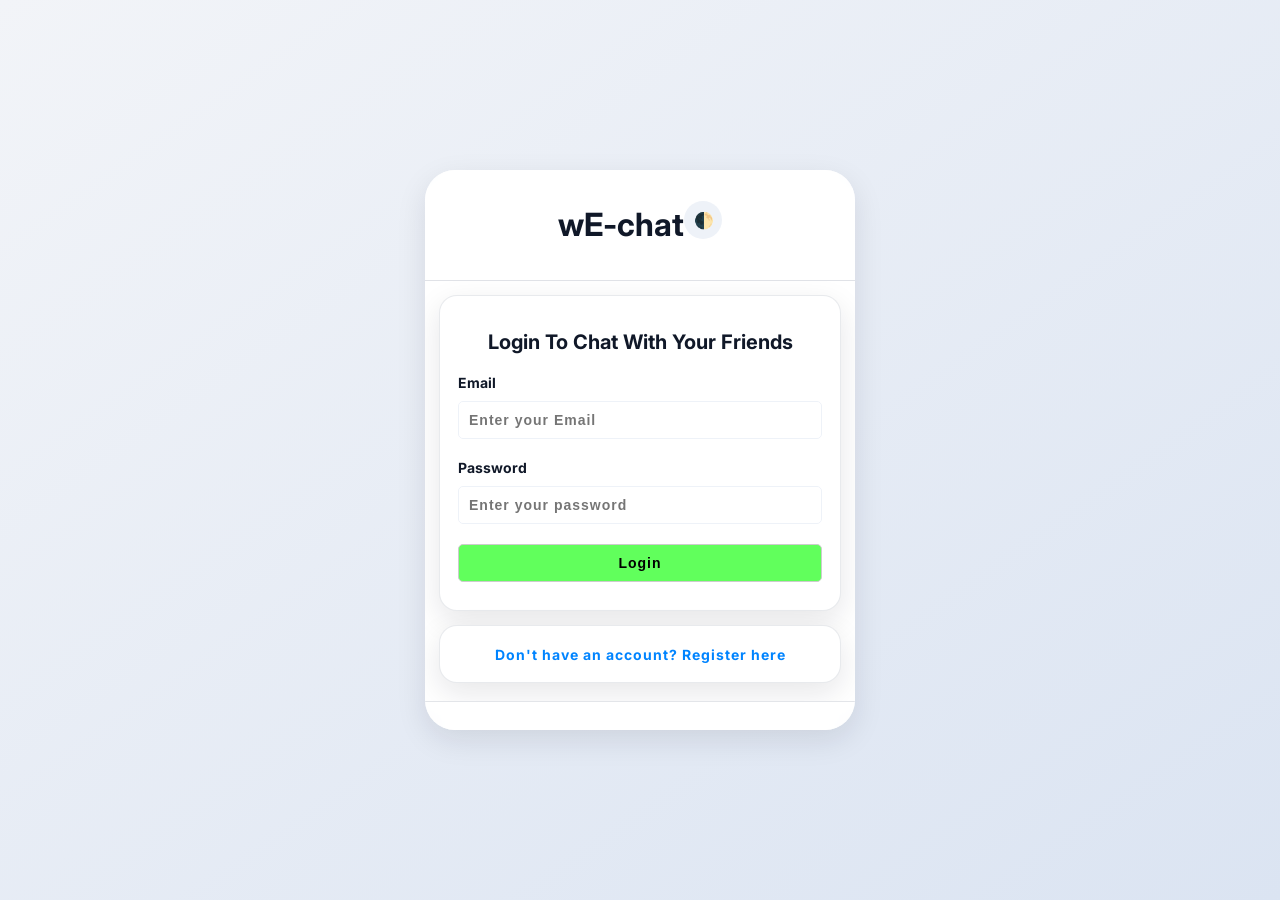
<file: login.html>
<!DOCTYPE html>
<html lang="en">
<head>
  <meta charset="UTF-8" />
  <meta name="viewport" content="width=device-width, initial-scale=1.0" />
  <title>WhatApp - Settings</title>
  <link rel="preconnect" href="https://fonts.googleapis.com" />
  <link rel="preconnect" href="https://fonts.gstatic.com" crossorigin />
  <link href="https://fonts.googleapis.com/css2?family=Inter:wght@400;500;600;700&display=swap" rel="stylesheet" />
  <link rel="stylesheet" href="css/style.css" />
  <link rel="stylesheet" href="css/responsive.css" />
  <style>
   .panel a {
    text-decoration: none;
    color: var(--primary);
    font-size: 14px;
    font-weight: bold;
    letter-spacing: 1px;
    cursor: pointer;
    transition: all 0.3s ease;
   }
   .panel a:hover {
    text-decoration: underline;
    transition: all 0.3s ease;
   }
  </style>
</head>
<body class="theme-light">
  <main class="mobile-shell">
    <header class="top-bar glass">
      <div class="center">
        <h1>wE-chat</h1>
        <button class="icon-btn" aria-label="Toggle theme" id="themeToggle">🌓</button>
      </div>
      </div>
    </header>
    <section class="panel list-panel">
      <h2>Login To Chat With Your Friends</h2>
      <form action="">
        <div class="form-group">
          <label for="username">Email</label>
          <input type="text" id="username" placeholder="Enter your Email" />
        </div>
        <div class="form-group">
          <label for="password">Password</label>
          <input type="password" id="password" placeholder="Enter your password" />
        </div>
        <button type="submit">Login</button>
      </form>
    </section>
      <div class="panel">
    <a href="register.html">Don't have an account? Register here</a>

      </div>
    <footer class="bottom-nav glass">
    </footer>
  </main>
  <script src="js/ui.js"></script>
</body>
</html>
</file>
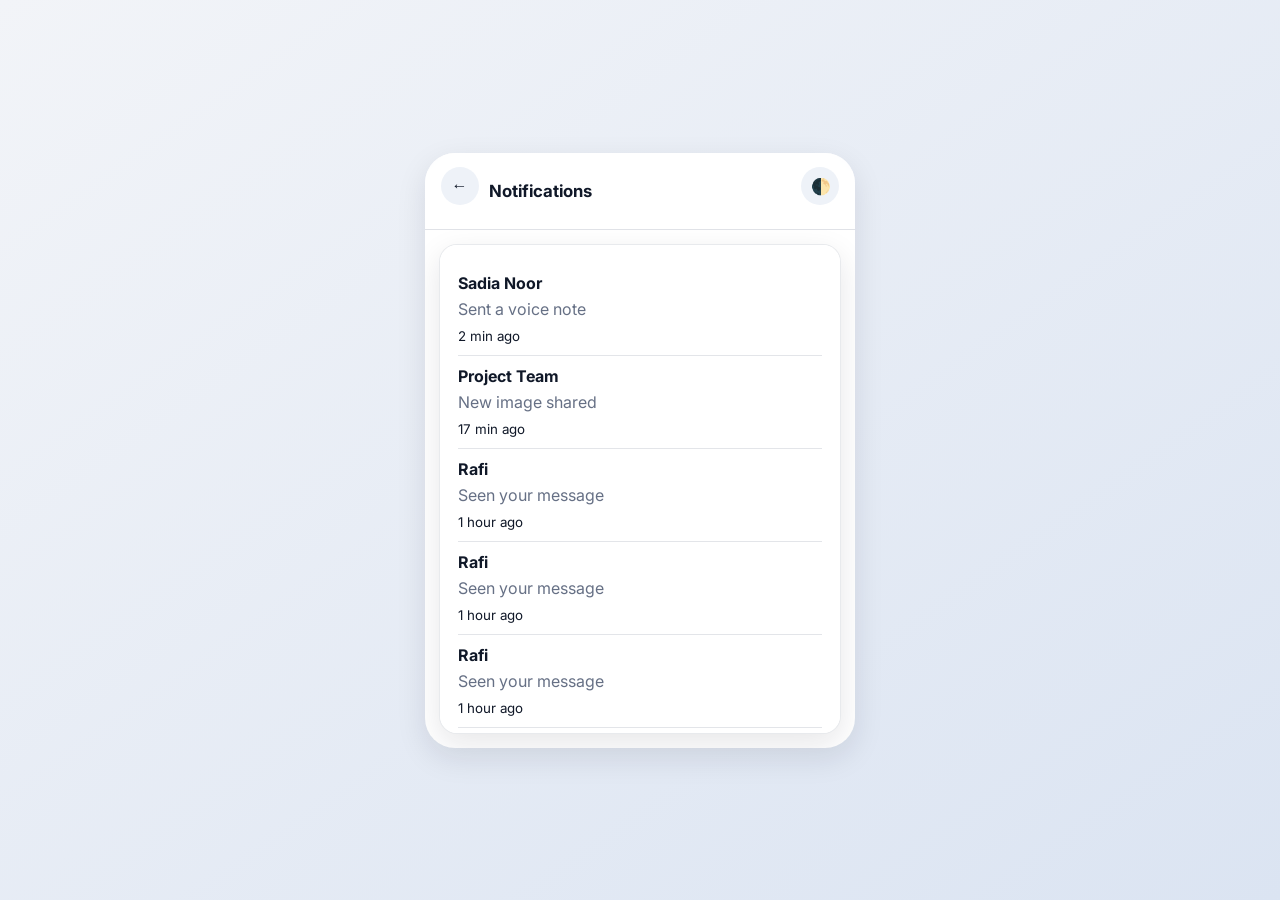
<file: notifications.html>
<!DOCTYPE html>
<html lang="en">
<head>
  <meta charset="UTF-8" />
  <meta name="viewport" content="width=device-width, initial-scale=1.0" />
  <title>WhatApp - Notifications</title>
  <link rel="preconnect" href="https://fonts.googleapis.com" />
  <link rel="preconnect" href="https://fonts.gstatic.com" crossorigin />
  <link href="https://fonts.googleapis.com/css2?family=Inter:wght@400;500;600;700&display=swap" rel="stylesheet" />
  <link rel="stylesheet" href="css/style.css" />
  <link rel="stylesheet" href="css/responsive.css" />
</head>
<body class="theme-light">
  <main class="mobile-shell">
    <header class="top-bar glass">
      <div class="left-group">
        <button class="icon-btn" onclick="window.location.href='index.html'" aria-label="Back">←</button>
        <h1>Notifications</h1>
      </div>
      <button class="icon-btn" id="themeToggle">🌓</button>
    </header>
    <section class="panel list-panel">
      <div class="notify-item"><strong>Sadia Noor</strong><p>Sent a voice note</p><small>2 min ago</small></div>
      <div class="notify-item"><strong>Project Team</strong><p>New image shared</p><small>17 min ago</small></div>
      <div class="notify-item"><strong>Rafi</strong><p>Seen your message</p><small>1 hour ago</small></div>
      <div class="notify-item"><strong>Rafi</strong><p>Seen your message</p><small>1 hour ago</small></div>
      <div class="notify-item"><strong>Rafi</strong><p>Seen your message</p><small>1 hour ago</small></div>
      <div class="notify-item"><strong>Rafi</strong><p>Seen your message</p><small>1 hour ago</small></div>
      <div class="notify-item"><strong>Rafi</strong><p>Seen your message</p><small>1 hour ago</small></div>
      <div class="notify-item"><strong>Rafi</strong><p>Seen your message</p><small>1 hour ago</small></div>
      <div class="notify-item"><strong>Rafi</strong><p>Seen your message</p><small>1 hour ago</small></div>
      <div class="notify-item"><strong>Rafi</strong><p>Seen your message</p><small>1 hour ago</small></div>
      <div class="notify-item"><strong>Rafi</strong><p>Seen your message</p><small>1 hour ago</small></div>
      <div class="notify-item"><strong>Rafi</strong><p>Seen your message</p><small>1 hour ago</small></div>
      <div class="notify-item"><strong>Rafi</strong><p>Seen your message</p><small>1 hour ago</small></div>
      <div class="notify-item"><strong>Rafi</strong><p>Seen your message</p><small>1 hour ago</small></div>
    </section>
    
  </main>
  <script src="js/ui.js"></script>
</body>
</html>
</file>
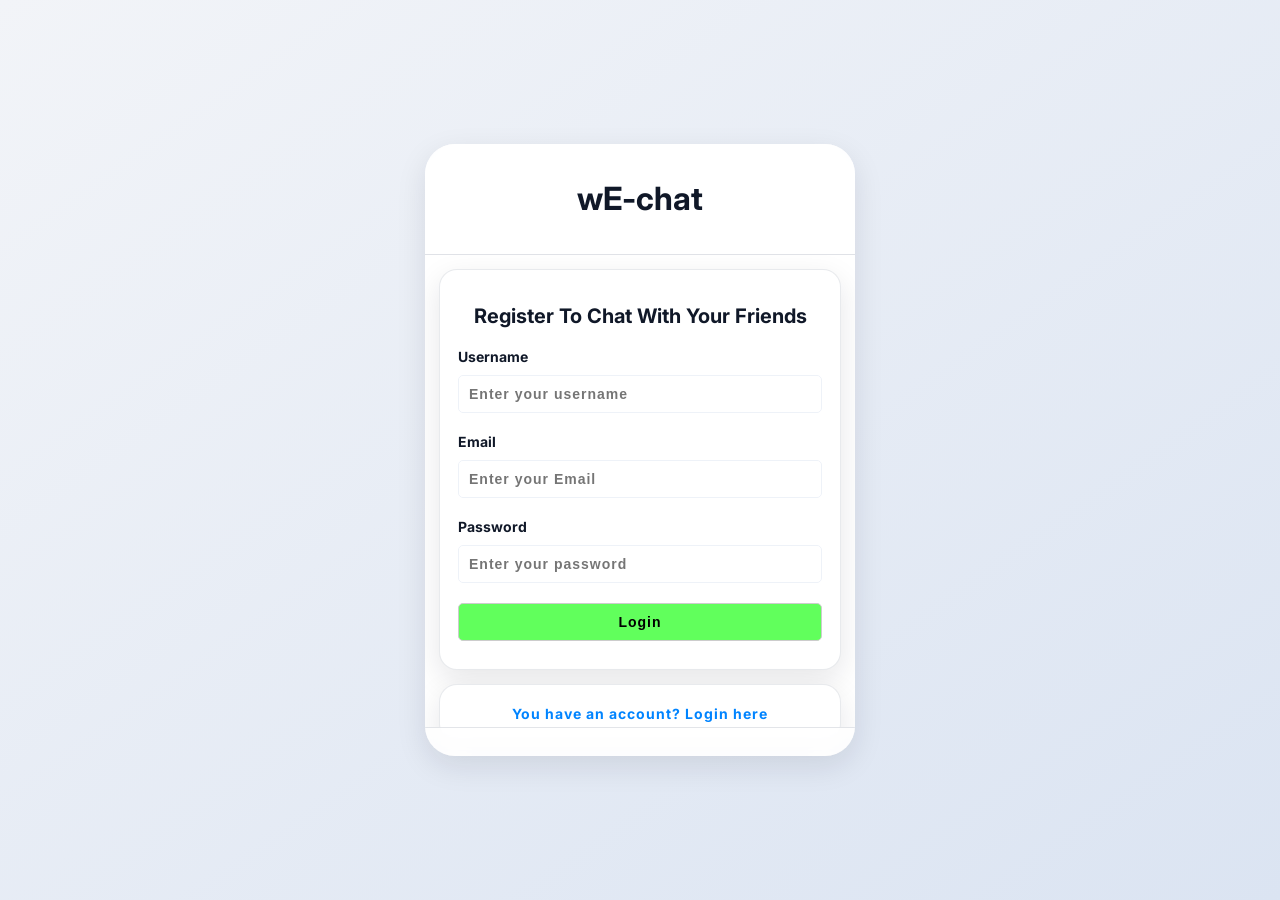
<file: register.html>
<!DOCTYPE html>
<html lang="en">
<head>
  <meta charset="UTF-8" />
  <meta name="viewport" content="width=device-width, initial-scale=1.0" />
  <title>WhatApp - Settings</title>
  <link rel="preconnect" href="https://fonts.googleapis.com" />
  <link rel="preconnect" href="https://fonts.gstatic.com" crossorigin />
  <link href="https://fonts.googleapis.com/css2?family=Inter:wght@400;500;600;700&display=swap" rel="stylesheet" />
  <link rel="stylesheet" href="css/style.css" />
  <link rel="stylesheet" href="css/responsive.css" />
  <style>
   .panel a {
    text-decoration: none;
    color: var(--primary);
    font-size: 14px;
    font-weight: bold;
    letter-spacing: 1px;
    cursor: pointer;
    transition: all 0.3s ease;
   }
   .panel a:hover {
    text-decoration: underline;
    transition: all 0.3s ease;
   }
  </style>
</head>
<body class="theme-light">
  <main class="mobile-shell">
    <header class="top-bar glass">
      <div class="center">
        <h1>wE-chat</h1>
      </div>
    </header>
    <section class="panel list-panel">
      <h2>Register To Chat With Your Friends</h2>
      <form action="">
        <div class="form-group">
          <label for="username">Username</label>
          <input type="text" id="username" placeholder="Enter your username" />
        </div>
        <div class="form-group">
          <label for="username">Email</label>
          <input type="text" id="username" placeholder="Enter your Email" />
        </div>
        <div class="form-group">
          <label for="password">Password</label>
          <input type="password" id="password" placeholder="Enter your password" />
        </div>
        <button type="submit">Login</button>
      </form>
    </section>
      <div class="panel">
    <a href="login.html">You have an account? Login here</a>

      </div>
    <footer class="bottom-nav glass">
    </footer>
  </main>
  <script src="js/ui.js"></script>
</body>
</html>
</file>
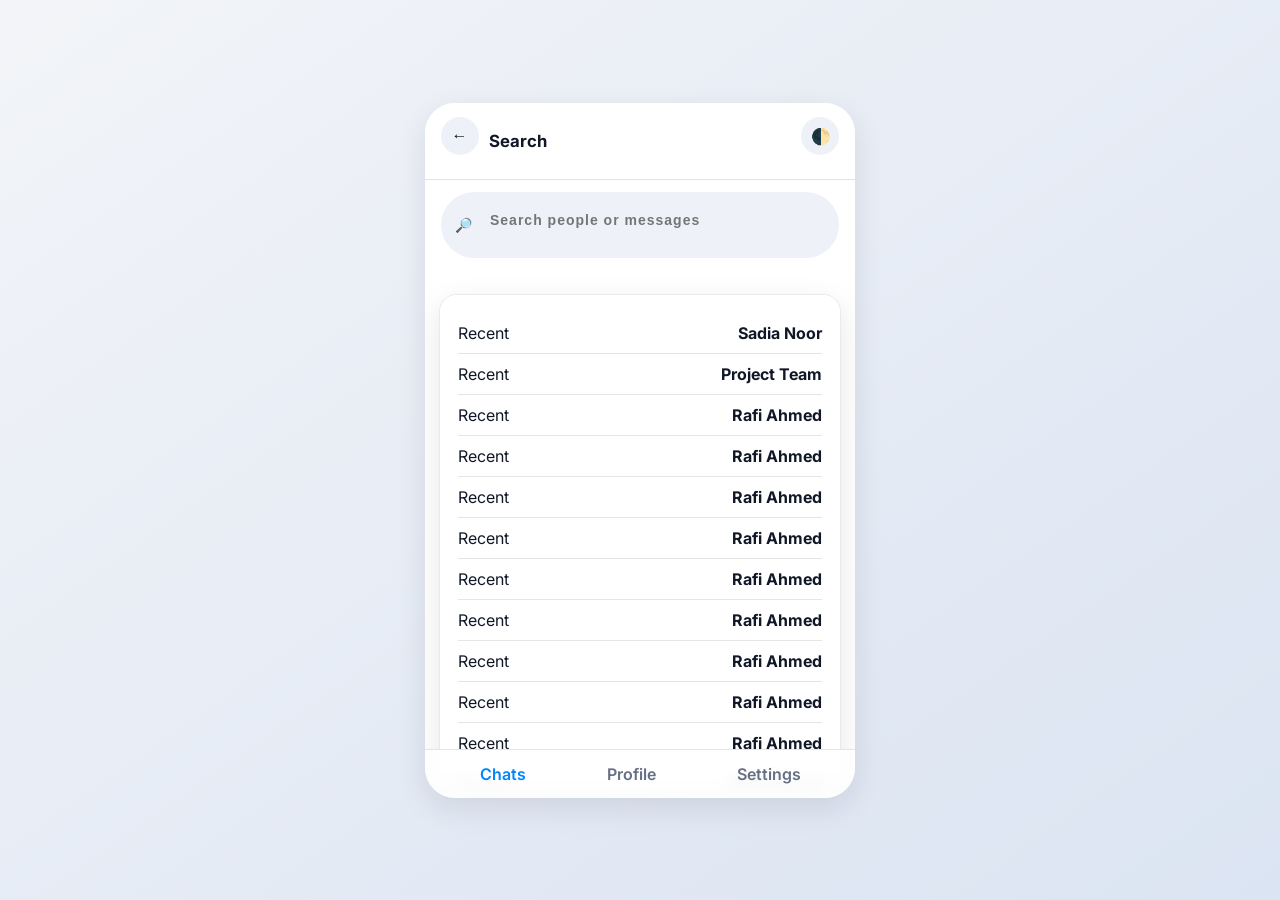
<file: search.html>
<!DOCTYPE html>
<html lang="en">
<head>
  <meta charset="UTF-8" />
  <meta name="viewport" content="width=device-width, initial-scale=1.0" />
  <title>WhatApp - Search</title>
  <link rel="preconnect" href="https://fonts.googleapis.com" />
  <link rel="preconnect" href="https://fonts.gstatic.com" crossorigin />
  <link href="https://fonts.googleapis.com/css2?family=Inter:wght@400;500;600;700&display=swap" rel="stylesheet" />
  <link rel="stylesheet" href="css/style.css" />
  <link rel="stylesheet" href="css/responsive.css" />
</head>
<body class="theme-light">
  <main class="mobile-shell">
    <header class="top-bar glass">
      <div class="left-group">
        <button class="icon-btn" onclick="window.location.href='index.html'" aria-label="Back">←</button>
        <h1>Search</h1>
      </div>
      <button class="icon-btn" id="themeToggle">🌓</button>
    </header>
    <section class="search-wrap">
      <label class="search-pill">
        <span>🔎</span>
        <input type="text" placeholder="Search people or messages" />
      </label>
    </section>
    <section class="panel list-panel">
      <div class="list-row"><span>Recent</span><strong>Sadia Noor</strong></div>
      <div class="list-row"><span>Recent</span><strong>Project Team</strong></div>
      <div class="list-row"><span>Recent</span><strong>Rafi Ahmed</strong></div>
      <div class="list-row"><span>Recent</span><strong>Rafi Ahmed</strong></div>
      <div class="list-row"><span>Recent</span><strong>Rafi Ahmed</strong></div>
      <div class="list-row"><span>Recent</span><strong>Rafi Ahmed</strong></div>
      <div class="list-row"><span>Recent</span><strong>Rafi Ahmed</strong></div>
      <div class="list-row"><span>Recent</span><strong>Rafi Ahmed</strong></div>
      <div class="list-row"><span>Recent</span><strong>Rafi Ahmed</strong></div>
      <div class="list-row"><span>Recent</span><strong>Rafi Ahmed</strong></div>
      <div class="list-row"><span>Recent</span><strong>Rafi Ahmed</strong></div>
      <div class="list-row"><span>Recent</span><strong>Rafi Ahmed</strong></div>
      <div class="list-row"><span>Recent</span><strong>Rafi Ahmed</strong></div>
      <div class="list-row"><span>Recent</span><strong>Rafi Ahmed</strong></div>
      <div class="list-row"><span>Recent</span><strong>Rafi Ahmed</strong></div>
    </section>
    <nav class="bottom-nav glass">
      <a class="active" href="index.html">Chats</a>
      <a href="profile.html">Profile</a>
      <a href="settings.html">Settings</a>
    </nav>
  </main>
  <script src="js/ui.js"></script>
</body>
</html>
</file>
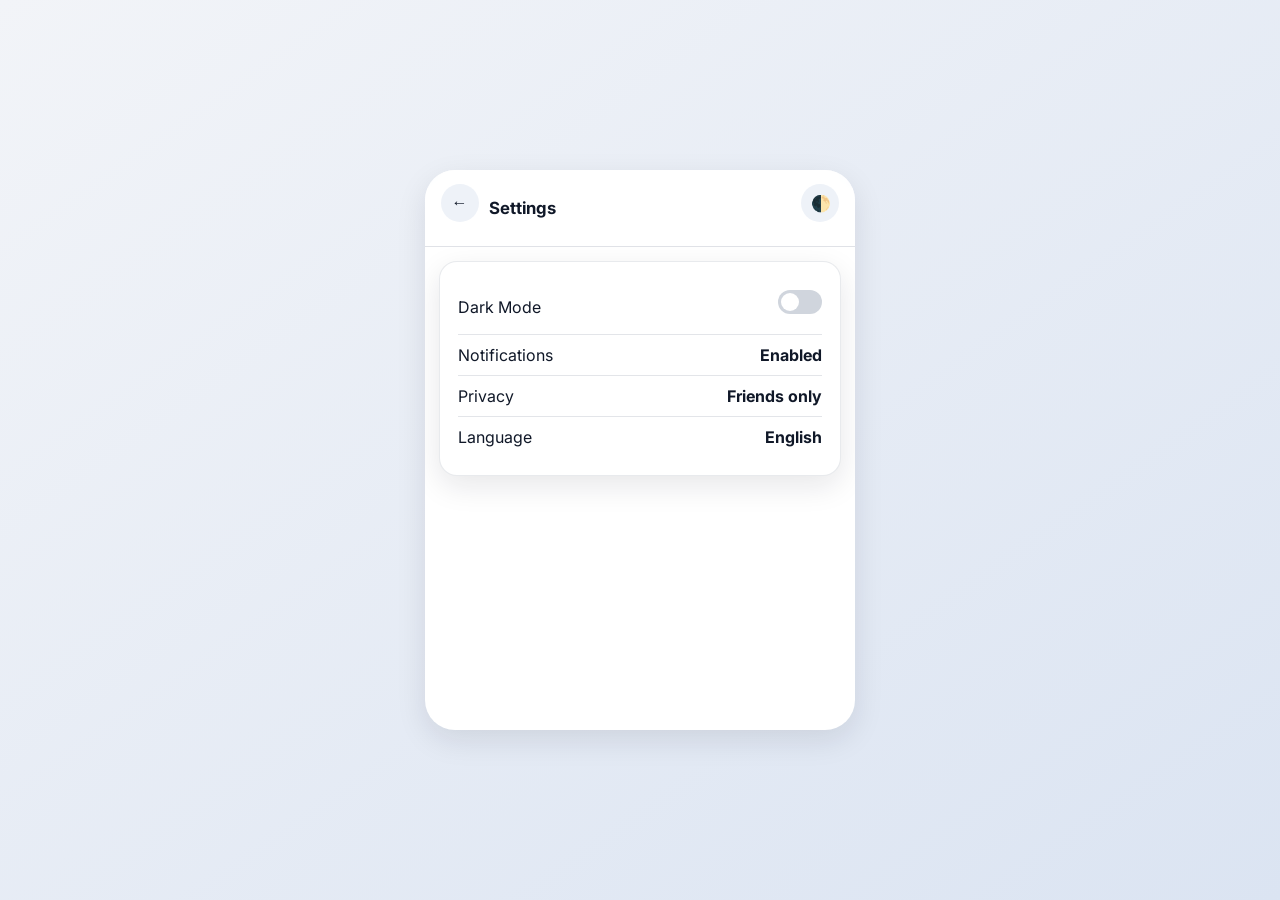
<file: settings.html>
<!DOCTYPE html>
<html lang="en">
<head>
  <meta charset="UTF-8" />
  <meta name="viewport" content="width=device-width, initial-scale=1.0" />
  <title>WhatApp - Settings</title>
  <link rel="preconnect" href="https://fonts.googleapis.com" />
  <link rel="preconnect" href="https://fonts.gstatic.com" crossorigin />
  <link href="https://fonts.googleapis.com/css2?family=Inter:wght@400;500;600;700&display=swap" rel="stylesheet" />
  <link rel="stylesheet" href="css/style.css" />
  <link rel="stylesheet" href="css/responsive.css" />
</head>
<body class="theme-light">
  <main class="mobile-shell">
    <header class="top-bar glass">
      <div class="left-group">
        <button class="icon-btn" onclick="window.location.href='index.html'" aria-label="Back">←</button>
        <h1>Settings</h1>
      </div>
      <button class="icon-btn" id="themeToggle">🌓</button>
    </header>
    <section class="panel list-panel">
      <div class="list-row"><span>Dark Mode</span><label class="switch"><input id="themeSwitch" type="checkbox" /><span class="slider"></span></label></div>
      <div class="list-row"><span>Notifications</span><strong>Enabled</strong></div>
      <div class="list-row"><span>Privacy</span><strong>Friends only</strong></div>
      <div class="list-row"><span>Language</span><strong>English</strong></div>
    </section>
  </main>
  <script src="js/ui.js"></script>
</body>
</html>
</file>
<file: css/style.css>
:root {
  --bg: #f2f4f8;
  --surface: #ffffff;
  --surface-2: #eef2f8;
  --text: #101828;
  --muted: #667085;
  --primary: #0084ff;
  --receiver: #e4e7ec;
  --shadow: 0 10px 30px rgba(16, 24, 40, 0.1);
}

body.theme-dark {
  --bg: #0e1116;
  --surface: #161b23;
  --surface-2: #1c2431;
  --text: #f2f4f7;
  --muted: #98a2b3;
  --primary: #3397ff;
  --receiver: #293241;
  --shadow: 0 12px 28px rgba(0, 0, 0, 0.35);
}

* { box-sizing: border-box; }
body {
  margin: 0;
  font-family: "Inter", sans-serif;
  background: linear-gradient(145deg, var(--bg), #dbe4f2);
  color: var(--text);
  min-height: 100vh;
  display: grid;
  place-items: center;
  transition: 0.25s ease;
}

body.theme-dark { background: linear-gradient(145deg, #0a0d12, #141b24); }

.mobile-shell {
  width: min(430px, 100vw);
  min-height: 560px;
  border-radius: 30px;
  background: var(--surface);
  box-shadow: var(--shadow);
  position: relative;
  overflow: hidden;
}

.glass { background: color-mix(in srgb, var(--surface) 84%, transparent); backdrop-filter: blur(8px); }
.top-bar {
  display: flex;
  align-items: center;
  justify-content: space-between;
  padding: 14px 16px;
  border-bottom: 1px solid color-mix(in srgb, var(--muted) 20%, transparent);
}
.left-group { display: flex; align-items: center; gap: 10px; }
.left-group h1 { margin: 0; font-size: 1.05rem; }
.muted { margin: 0; color: var(--muted); font-size: 0.82rem; }

.avatar {
  width: 42px;
  height: 42px;
  border-radius: 999px;
  object-fit: cover;
}
.avatar.me { border: 2px solid var(--primary); }
.avatar.large { width: 96px; height: 96px; }

.icon-group { display: flex; gap: 8px; }
.icon-btn {
  border: none;
  background: var(--surface-2);
  color: var(--text);
  border-radius: 999px;
  width: 38px;
  height: 38px;
  font-size: 1rem;
  cursor: pointer;
  transition: transform 0.15s ease;
}
.icon-btn:hover { transform: translateY(-1px); }

.badge {
  background: #ff3b30;
  color: #fff;
  border-radius: 999px;
  font-size: 0.7rem;
  padding: 2px 6px;
}

.search-wrap { padding: 12px 16px; }
.search-pill {
  background: var(--surface-2);
  border-radius: 999px;
  padding: 10px 14px;
  display: flex;
  gap: 8px;
  align-items: center;
}
.search-pill input {
  border: none;
  outline: none;
  background: transparent;
  width: 100%;
  color: var(--text);
}

.chat-list {
  height: 490px;
  overflow-y: auto;
  display: flex;
  flex-direction: column;
  gap: 8px;
  padding: 6px 10px 90px;
}
.chat-list::-webkit-scrollbar {
  display: none;
}
.chat-item {
  display: grid;
  grid-template-columns: 48px 1fr auto;
  gap: 10px;
  align-items: center;
  text-decoration: none;
  color: inherit;
  background: var(--surface);
  border: 1px solid color-mix(in srgb, var(--muted) 15%, transparent);
  border-radius: 16px;
  padding: 10px;
  transition: 0.2s ease;
}
.chat-item:hover { transform: translateY(-2px); box-shadow: var(--shadow); }
.chat-meta h3 { margin: 0 0 4px; font-size: 0.95rem; }
.chat-meta p { margin: 0; color: var(--muted); font-size: 0.82rem; }
.stamp { font-size: 0.73rem; color: var(--muted); }

.status {
  width: 9px;
  height: 9px;
  border-radius: 50%;
  display: inline-block;
  margin-right: 4px;
}
.status.online { background: #12b76a; }
.status.offline { background: #98a2b3; }

.fab {
  position: absolute;
  right: 18px;
  bottom: 80px;
  border: none;
  width: 56px;
  height: 56px;
  border-radius: 16px;
  background: linear-gradient(145deg, #2d9bff, #0067d6);
  color: #fff;
  box-shadow: var(--shadow);
  font-size: 1.2rem;
  cursor: pointer;
}

.bottom-nav {
  position: absolute;
  left: 0;
  right: 0;
  bottom: 0;
  display: flex;
  justify-content: space-around;
  padding: 14px;
  border-top: 1px solid color-mix(in srgb, var(--muted) 18%, transparent);
}
.bottom-nav a {
  color: var(--muted);
  text-decoration: none;
  font-weight: 600;
}
.bottom-nav a.active { color: var(--primary); }

.panel { 
  max-height: 490px;
  overflow-y: auto;
  margin: 14px;
  padding: 18px;
  border-radius: 18px;
  background: var(--surface);
  border: 1px solid color-mix(in srgb, var(--muted) 15%, transparent);
  box-shadow: var(--shadow);
  text-align: center;
}
.panel::-webkit-scrollbar {
  display: none;
}
.list-panel { text-align: left; }
.list-row {
  display: flex;
  justify-content: space-between;
  align-items: center;
  padding: 10px 0;
  border-bottom: 1px solid color-mix(in srgb, var(--muted) 18%, transparent);
}
.list-row:last-child { border-bottom: none; }

.notify-item {
  padding: 10px 0;
  border-bottom: 1px solid color-mix(in srgb, var(--muted) 18%, transparent);
}
.notify-item p { margin: 6px 0; color: var(--muted); }

.switch {
  position: relative;
  display: inline-block;
  width: 44px;
  height: 24px;
}
.switch input { display: none; }
.slider {
  position: absolute;
  inset: 0;
  background: #d0d5dd;
  border-radius: 999px;
}
.slider::before {
  content: "";
  position: absolute;
  left: 3px;
  top: 3px;
  width: 18px;
  height: 18px;
  border-radius: 50%;
  background: white;
  transition: 0.2s ease;
}
input:checked + .slider { background: var(--primary); }
input:checked + .slider::before { transform: translateX(20px); }

/* Login Page */

input {
  font-family: "roboto", sans-serif;
  width: 100%;
  padding: 10px;
  border-radius: 5px;
  margin-bottom: 10px;
  font-size: 14px;
  font-weight: bold;
  letter-spacing: 1px;
  cursor: pointer;
  transition: all 0.3s ease;
  border-radius: 5px;
  border: 1.5px solid var(--surface-2);
  margin-bottom: 10px;
}
input::placeholder {
  font-family: "roboto", sans-serif;
  colo: var(--surface-2);
  font-size: 14px;
  font-weight: bold; 
}
input:focus {
  outline: none;
  border: 1px solid var(--primary);
}
button {
  width: 100%;
  padding: 10px;
  background-color: #61ff5c;
  color: rgb(0, 0, 0);
  font-weight: bold;
  font-size: 14px;
  letter-spacing: 1px;
  cursor: pointer;
  transition: all 0.3s ease;
  border-radius: 5px;
  border: 1px solid #ccc;
  margin-bottom: 10px;
}
button:hover {
  background-color: #3dff4d;
  color: white;
}
button:active {
  background-color: #0056b3;
}
button:focus {
  outline: none;
}
button:disabled {
  background-color: #ccc;
  color: #666;
}
button:disabled:hover {
  background-color: #ccc;
  color: #666;
}
.center {
  width: 100%;
  display: flex;
  justify-content: center ;
  align-items: center;
  text-align: center;
}
h2 {
  text-align: center;
  font-size: 20px;
  font-weight: bold;
  margin-bottom: 20px;
}
.form-group {
  margin-bottom: 10px;
}
label {
  display: block;
  font-size: 14px;
  margin-bottom: 10px;
  font-weight: bold;
}
</file>
<file: css/responsive.css>
@media (min-width: 700px) {
  .mobile-shell {
    border-radius: 30px;
    min-height: 560px;
    margin: 18px 0;
  }
}

@media (max-width: 390px) {
  .top-bar { padding: 12px; }
  .icon-btn { width: 34px; height: 34px; font-size: 0.9rem; }
  .chat-item { grid-template-columns: 44px 1fr auto; }
  .fab { width: 50px; height: 50px; }
}
</file>
